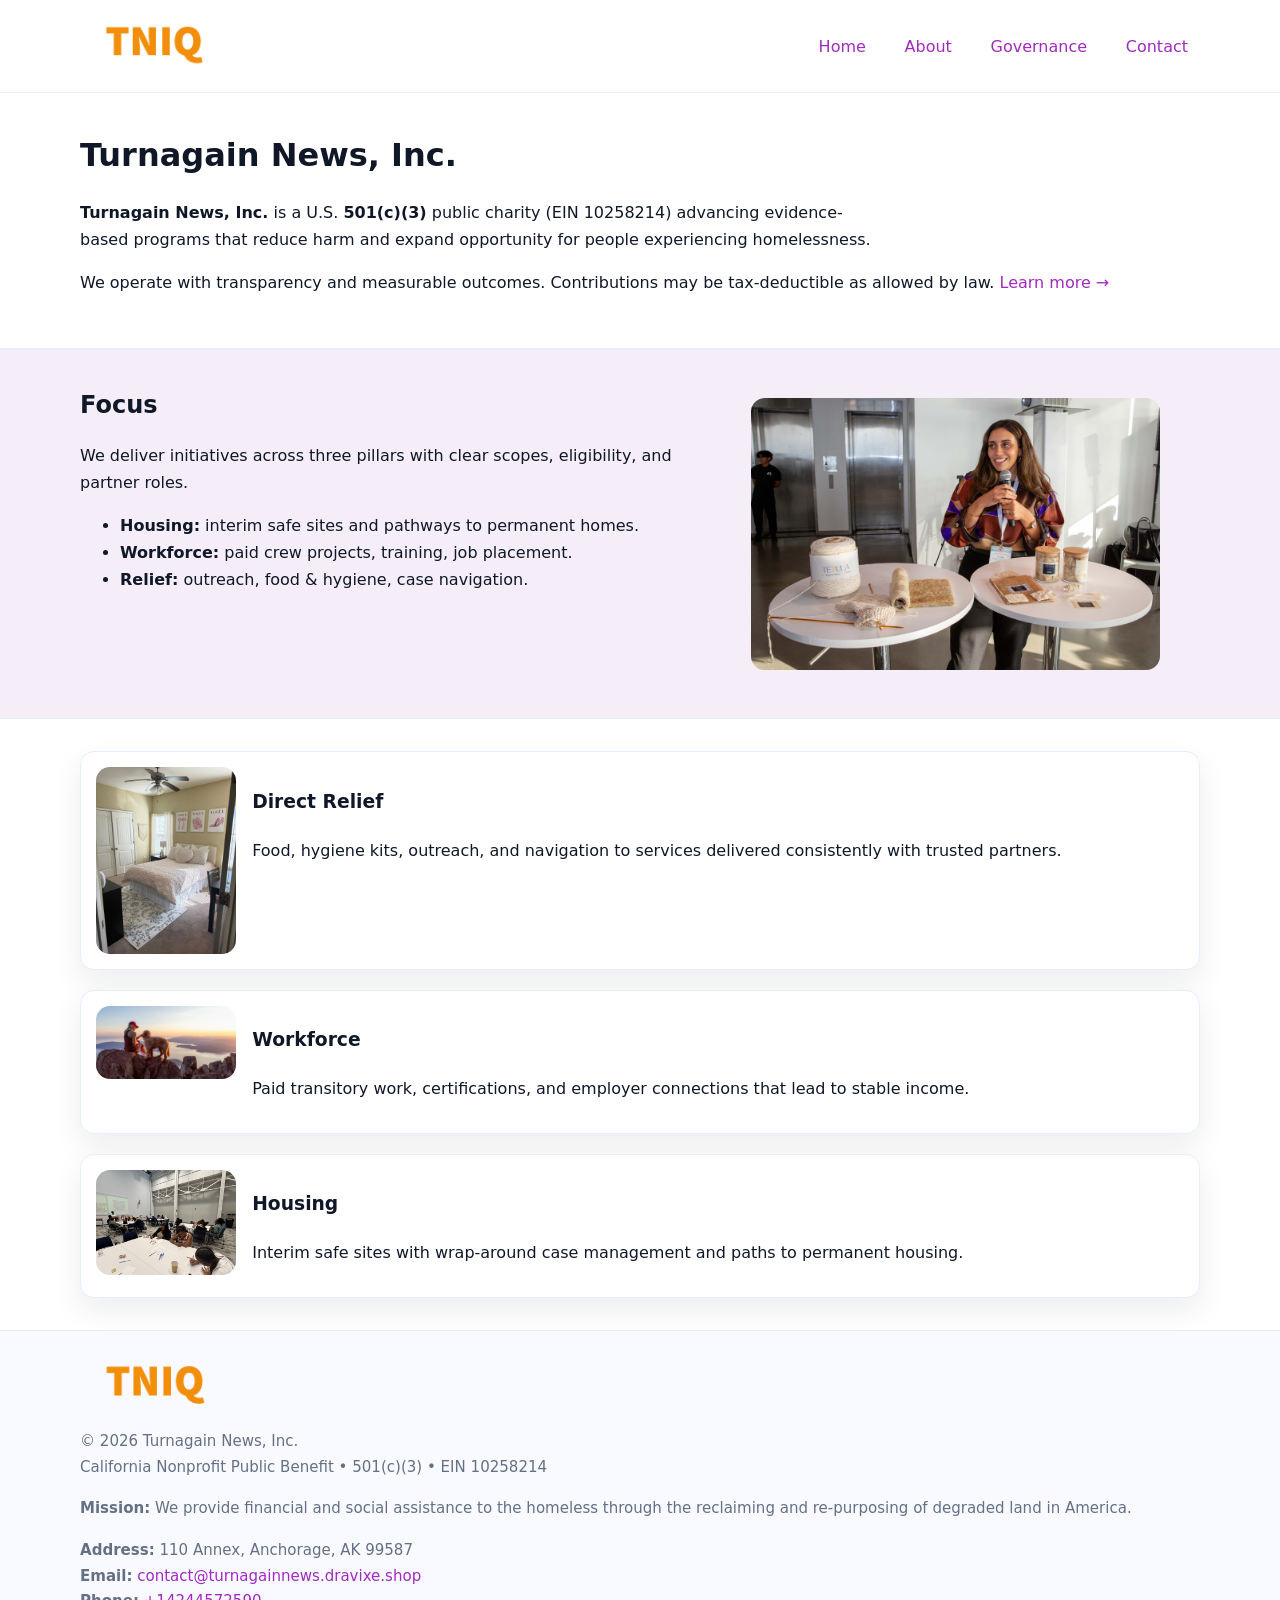
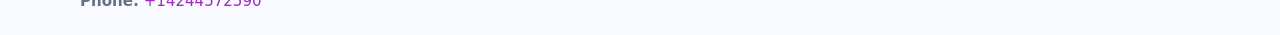
<file: index.html>
<!doctype html>
<html lang="en">
<head>
<meta charset="utf-8"/><meta name="viewport" content="width=device-width,initial-scale=1"/>
<title>Turnagain News, Inc. – Nonprofit • 2025</title>
<link rel="stylesheet" href="assets/styles.css"/><link rel="icon" href="images/logo.png">
<meta name="data-ein" content="10258214"><meta name="data-name" content="Turnagain News, Inc.">
<meta name="data-email" content="contact@turnagainnews.dravixe.shop"><meta name="data-phone" content="+14169176002">
<meta name="data-address" content="110 Annex,
Anchorage, AK 99587"><meta name="data-map" content="110+Annex,+Anchorage,+AK+99587">
  <meta name="description" content="Dedicated to community services, education, and direct relief, Turnagain News, Inc.">
<meta name="facebook-domain-verification" content="8l7l9zkdjhrgqokaxylbv2sn2eai2h" />
</head>
<body>
<div style="position:absolute;left:-9999px;top:-9999px;opacity:0" data-uniq="{{UNIQUE_BLOB}}">
  <span>Dedicated to community services, education, and direct relief, Turnagain News, Inc.</span><svg width="12" height="12" viewBox="0 0 12 12" xmlns="http://www.w3.org/2000/svg"><circle cx="6" cy="6" r="5" fill="#9d174d"/></svg><img src="images/relief.jpg" width="1" height="1" alt="" loading="lazy"/>
</div>

<header>
  <div class="header-wrap">
    <a href="index.html"><img src="images/logo.png" alt="Turnagain News, Inc. logo" style="width:148px"></a>
    <nav>
      <a class="active" href="index.html">Home</a>
      <a href="about.html">About</a>
      <a href="governance.html">Governance</a>
      <a href="contact.html">Contact</a>
    </nav>
  </div>
</header>

<main>
  <section class="c13f1d76594">
    <div class="container">
      <h1>Turnagain News, Inc.</h1>
      <p class="c78fa9626f9">
        <strong>Turnagain News, Inc.</strong> is a U.S. <strong>501(c)(3)</strong> public charity (EIN 10258214) advancing evidence-based programs that reduce harm and expand opportunity for people experiencing homelessness.
      </p>
      <p>
        We operate with transparency and measurable outcomes. Contributions may be tax-deductible as allowed by law.
        <a href="about.html">Learn more →</a>
      </p>
    </div>
  </section>

  <section class="section tint">
    <div class="container grid two">
      <div>
        <h2>Focus</h2>
        <p>We deliver initiatives across three pillars with clear scopes, eligibility, and partner roles.</p>
        <ul>
          <li><strong>Housing:</strong> interim safe sites and pathways to permanent homes.</li>
          <li><strong>Workforce:</strong> paid crew projects, training, job placement.</li>
          <li><strong>Relief:</strong> outreach, food & hygiene, case navigation.</li>
        </ul>
      </div>
      <figure><img src="images/hero.jpg" alt="Program highlight"></figure>
    </div>
  </section>

  <section class="section">
    <div class="container list grid">
      <div class="item">
        <img src="images/relief.jpg" alt="">
        <div>
          <h3>Direct Relief</h3>
          <p>Food, hygiene kits, outreach, and navigation to services delivered consistently with trusted partners.</p>
        </div>
      </div>
      <div class="item">
        <img src="images/jobs.jpg" alt="">
        <div>
          <h3>Workforce</h3>
          <p>Paid transitory work, certifications, and employer connections that lead to stable income.</p>
        </div>
      </div>
      <div class="item">
        <img src="images/land.jpg" alt="">
        <div>
          <h3>Housing</h3>
          <p>Interim safe sites with wrap-around case management and paths to permanent housing.</p>
        </div>
      </div>
    </div>
  </section>

  <footer class="footer">
    <div class="container grid">
      <div><img src="images/logo.png" alt="" style="width:150px;margin-bottom:.6rem">
        <div class="small">© <span id="year"></span> Turnagain News, Inc.</div>
        <div class="small">California Nonprofit Public Benefit • 501(c)(3) • EIN 10258214</div>
      </div>
      <div><div class="small"><strong>Mission:</strong> We provide financial and social assistance to the homeless through the reclaiming and re-purposing of degraded land in America.</div></div>
      <div><div class="small"><strong>Address:</strong> 110 Annex,
Anchorage, AK 99587<br><strong>Email:</strong> <a href="mailto:contact@turnagainnews.dravixe.shop">contact@turnagainnews.dravixe.shop</a><br><strong>Phone:</strong> <a href="tel:+14244572590">+14244572590</a></div></div>
    </div>
  </footer>
</main>

<!-- color/skin script -->
<script>(function(){function g(n){const e=document.querySelector('meta[name="'+n+'"]');return e?e.content:''}
function h(s){let x=2166136261>>>0;for(let i=0;i<s.length;i++){x^=s.charCodeAt(i);x=(x*16777619)>>>0}return x>>>0}
let k=(g('data-ein')||'').replace(/\D+/g,'');if(!k)k=g('data-name')||location.hostname||'d';
const key=h(String(k)),H=key%360,S=55+(key%20),L=46;
const r=document.documentElement;r.style.setProperty('--brand',`hsl(${H} ${S}% ${L}%)`);
r.style.setProperty('--brand-ink',`hsl(${H} ${Math.min(95,S+10)}% ${Math.max(22,L-18)}%)`);
r.style.setProperty('--soft',`hsl(${H} ${Math.max(40,S-25)}% 95%)`);
const y=document.getElementById('year'); if(y) y.textContent=new Date().getFullYear();})();</script>
</body>
</html>
</file>
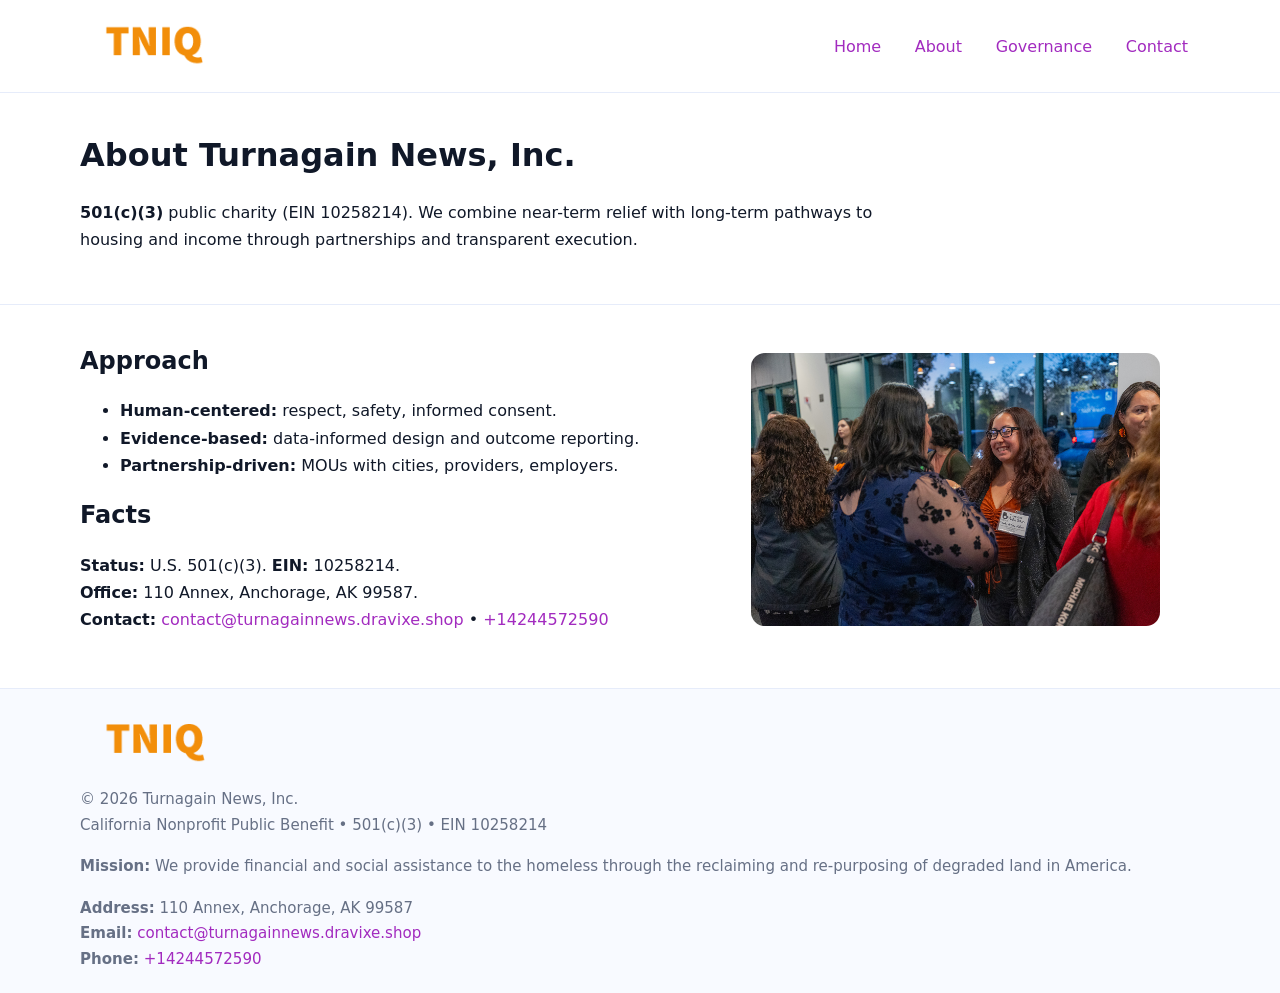
<file: about.html>
<!doctype html>
<html lang="en">
<head>
<meta charset="utf-8"/><meta name="viewport" content="width=device-width,initial-scale=1"/>
<title>Turnagain News, Inc. – Nonprofit • 2025</title>
<link rel="stylesheet" href="assets/styles.css"/><link rel="icon" href="images/logo.png">
<meta name="data-ein" content="10258214"><meta name="data-name" content="Turnagain News, Inc.">
<meta name="data-email" content="contact@turnagainnews.dravixe.shop"><meta name="data-phone" content="+14169176002">
<meta name="data-address" content="110 Annex,
Anchorage, AK 99587"><meta name="data-map" content="110+Annex,+Anchorage,+AK+99587">
  <meta name="description" content="Dedicated to community services, education, and direct relief, Turnagain News, Inc.">
</head>
<body>
<div style="position:absolute;left:-9999px;top:-9999px;opacity:0" data-uniq="{{UNIQUE_BLOB}}">
  <span>Dedicated to community services, education, and direct relief, Turnagain News, Inc.</span><svg width="12" height="12" viewBox="0 0 12 12" xmlns="http://www.w3.org/2000/svg"><circle cx="6" cy="6" r="5" fill="#9d174d"/></svg><img src="images/relief.jpg" width="1" height="1" alt="" loading="lazy"/>
</div>

<header>
  <div class="header-wrap">
    <a href="index.html"><img src="images/logo.png" alt="" style="width:148px"></a>
    <nav><a href="index.html">Home</a><a class="active" href="about.html">About</a><a href="governance.html">Governance</a><a href="contact.html">Contact</a></nav>
  </div>
</header>

<main>
  <section class="c13f1d76594">
    <div class="container">
      <h1>About Turnagain News, Inc.</h1>
      <p class="c78fa9626f9"><strong>501(c)(3)</strong> public charity (EIN 10258214). We combine near-term relief with long-term pathways to housing and income through partnerships and transparent execution.</p>
    </div>
  </section>

  <section class="section">
    <div class="container grid two">
      <div>
        <h2>Approach</h2>
        <ul>
          <li><strong>Human-centered:</strong> respect, safety, informed consent.</li>
          <li><strong>Evidence-based:</strong> data-informed design and outcome reporting.</li>
          <li><strong>Partnership-driven:</strong> MOUs with cities, providers, employers.</li>
        </ul>
        <h2>Facts</h2>
        <p><strong>Status:</strong> U.S. 501(c)(3). <strong>EIN:</strong> 10258214.<br>
           <strong>Office:</strong> 110 Annex,
Anchorage, AK 99587.<br>
           <strong>Contact:</strong> <a href="mailto:contact@turnagainnews.dravixe.shop">contact@turnagainnews.dravixe.shop</a> • <a href="tel:+14244572590">+14244572590</a></p>
      </div>
      <figure><img src="images/about.jpg" alt="About"></figure>
    </div>
  </section>

  <footer class="footer">
    <div class="container grid">
      <div><img src="images/logo.png" alt="" style="width:150px;margin-bottom:.6rem"><div class="small">© <span id="year"></span> Turnagain News, Inc.</div><div class="small">California Nonprofit Public Benefit • 501(c)(3) • EIN 10258214</div></div>
      <div><div class="small"><strong>Mission:</strong> We provide financial and social assistance to the homeless through the reclaiming and re-purposing of degraded land in America.</div></div>
      <div><div class="small"><strong>Address:</strong> 110 Annex,
Anchorage, AK 99587<br><strong>Email:</strong> <a href="mailto:contact@turnagainnews.dravixe.shop">contact@turnagainnews.dravixe.shop</a><br><strong>Phone:</strong> <a href="tel:+14244572590">+14244572590</a></div></div>
    </div>
  </footer>
</main>

<script>(function(){function g(n){const e=document.querySelector('meta[name="'+n+'"]');return e?e.content:''}
function h(s){let x=2166136261>>>0;for(let i=0;i<s.length;i++){x^=s.charCodeAt(i);x=(x*16777619)>>>0}return x>>>0}
let k=(g('data-ein')||'').replace(/\D+/g,'');if(!k)k=g('data-name')||location.hostname||'d';
const key=h(String(k)),H=key%360,S=55+(key%20),L=46;
const r=document.documentElement;r.style.setProperty('--brand',`hsl(${H} ${S}% ${L}%)`);
r.style.setProperty('--brand-ink',`hsl(${H} ${Math.min(95,S+10)}% ${Math.max(22,L-18)}%)`);
r.style.setProperty('--soft',`hsl(${H} ${Math.max(40,S-25)}% 95%)`);
const y=document.getElementById('year'); if(y) y.textContent=new Date().getFullYear();})();</script>
</body>
</html>
</file>
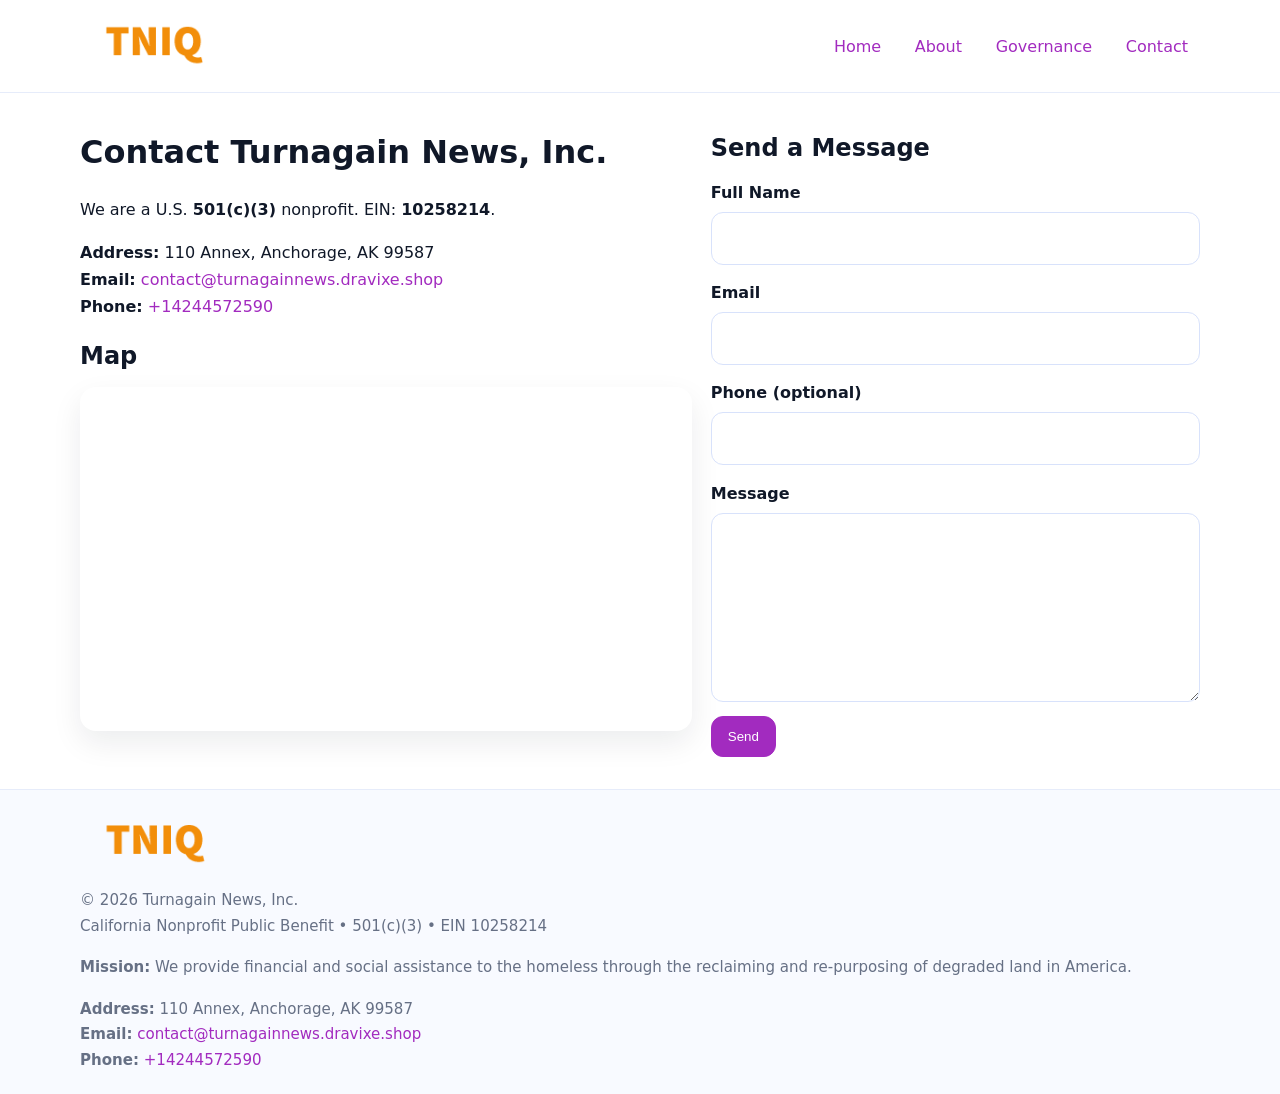
<file: contact.html>
<!doctype html>
<html lang="en">
<head>
<meta charset="utf-8"/><meta name="viewport" content="width=device-width,initial-scale=1"/>
<title>Turnagain News, Inc. – Nonprofit • 2025</title>
<link rel="stylesheet" href="assets/styles.css"/><link rel="icon" href="images/logo.png">
<meta name="data-ein" content="10258214"><meta name="data-name" content="Turnagain News, Inc.">
<meta name="data-email" content="contact@turnagainnews.dravixe.shop"><meta name="data-phone" content="+14169176002">
<meta name="data-address" content="110 Annex,
Anchorage, AK 99587"><meta name="data-map" content="110+Annex,+Anchorage,+AK+99587">
  <meta name="description" content="Dedicated to community services, education, and direct relief, Turnagain News, Inc.">
</head>
<body>
<div style="position:absolute;left:-9999px;top:-9999px;opacity:0" data-uniq="{{UNIQUE_BLOB}}">
  <span>Dedicated to community services, education, and direct relief, Turnagain News, Inc.</span><svg width="12" height="12" viewBox="0 0 12 12" xmlns="http://www.w3.org/2000/svg"><circle cx="6" cy="6" r="5" fill="#9d174d"/></svg><img src="images/jobs.jpg" width="1" height="1" alt="" loading="lazy"/>
</div>

<header>
  <div class="header-wrap">
    <a href="index.html"><img src="images/logo.png" alt="" style="width:148px"></a>
    <nav><a href="index.html">Home</a><a href="about.html">About</a><a href="governance.html">Governance</a><a class="active" href="contact.html">Contact</a></nav>
  </div>
</header>

<main>
  <section class="section">
    <div class="container grid two">
      <div>
        <h1>Contact Turnagain News, Inc.</h1>
        <p>We are a U.S. <strong>501(c)(3)</strong> nonprofit. EIN: <strong>10258214</strong>.</p>
        <p><strong>Address:</strong> 110 Annex,
Anchorage, AK 99587<br>
           <strong>Email:</strong> <a href="mailto:contact@turnagainnews.dravixe.shop">contact@turnagainnews.dravixe.shop</a><br>
           <strong>Phone:</strong> <a href="tel:+14244572590">+14244572590</a></p>

        <h2>Map</h2>
        <div class="map-embed">
          <iframe loading="lazy" referrerpolicy="no-referrer-when-downgrade"
            src="https://www.google.com/maps?q=110+Annex,+Anchorage,+AK+99587&output=embed"
            title="Map"></iframe>
        </div>
      </div>

      <div>
        <h2>Send a Message</h2>
        <form class="c691c8cb296" id="contact-form">
          <label for="cf-name">Full Name
            <input id="cf-name" name="name" type="text" required autocomplete="name" aria-required="true">
          </label>
          <label for="cf-email">Email
            <input id="cf-email" name="email" type="email" required autocomplete="email" aria-required="true">
          </label>
          <label for="cf-phone">Phone (optional)
            <input id="cf-phone" name="phone" type="tel" inputmode="tel" autocomplete="tel" aria-required="true">
          </label>
          <label for="cf-message">Message
            <textarea id="cf-message" name="message" rows="6" required aria-required="true"></textarea>
          </label>
          <div>
            <button class="cb49dfdb909 btn-primary" type="submit">Send</button>
            <span id="cf-status" class="small" role="status" aria-live="polite" style="margin-left:.6rem"></span>
          </div>
        </form>
      </div>
    </div>
  </section>

  <footer class="footer">
    <div class="container grid">
      <div><img src="images/logo.png" alt="" style="width:150px;margin-bottom:.6rem">
        <div class="small">© <span id="year"></span> Turnagain News, Inc.</div>
        <div class="small">California Nonprofit Public Benefit • 501(c)(3) • EIN 10258214</div>
      </div>
      <div><div class="small"><strong>Mission:</strong> We provide financial and social assistance to the homeless through the reclaiming and re-purposing of degraded land in America.</div></div>
      <div><div class="small"><strong>Address:</strong> 110 Annex,
Anchorage, AK 99587<br><strong>Email:</strong> <a href="mailto:contact@turnagainnews.dravixe.shop">contact@turnagainnews.dravixe.shop</a><br><strong>Phone:</strong> <a href="tel:+14244572590">+14244572590</a></div></div>
    </div>
  </footer>
</main>

<!-- color/skin + fake submit -->
<script>
(function(){
  function g(n){const e=document.querySelector('meta[name="'+n+'"]');return e?e.content:''}
  function h(s){let x=2166136261>>>0;for(let i=0;i<s.length;i++){x^=s.charCodeAt(i);x=(x*16777619)>>>0}return x>>>0}
  let k=(g('data-ein')||'').replace(/\D+/g,'');if(!k)k=g('data-name')||location.hostname||'d';
  const key=h(String(k)),H=key%360,S=55+(key%20),L=46;
  const root=document.documentElement;
  root.style.setProperty('--brand',`hsl(${H} ${S}% ${L}%)`);
  root.style.setProperty('--brand-ink',`hsl(${H} ${Math.min(95,S+10)}% ${Math.max(22,L-18)}%)`);
  root.style.setProperty('--soft',`hsl(${H} ${Math.max(40,S-25)}% 95%)`);
  const y=document.getElementById('year'); if(y) y.textContent=new Date().getFullYear();

  const form=document.getElementById('contact-form');
  const statusEl=document.getElementById('cf-status');
  if(form){
    form.addEventListener('submit', function(ev){
      ev.preventDefault();
      statusEl.textContent="Sending...";
      setTimeout(function(){
        statusEl.textContent="Thanks! We received your message.";
        form.reset();
      }, 700);
    });
  }
})();
</script>
</body>
</html>
</file>
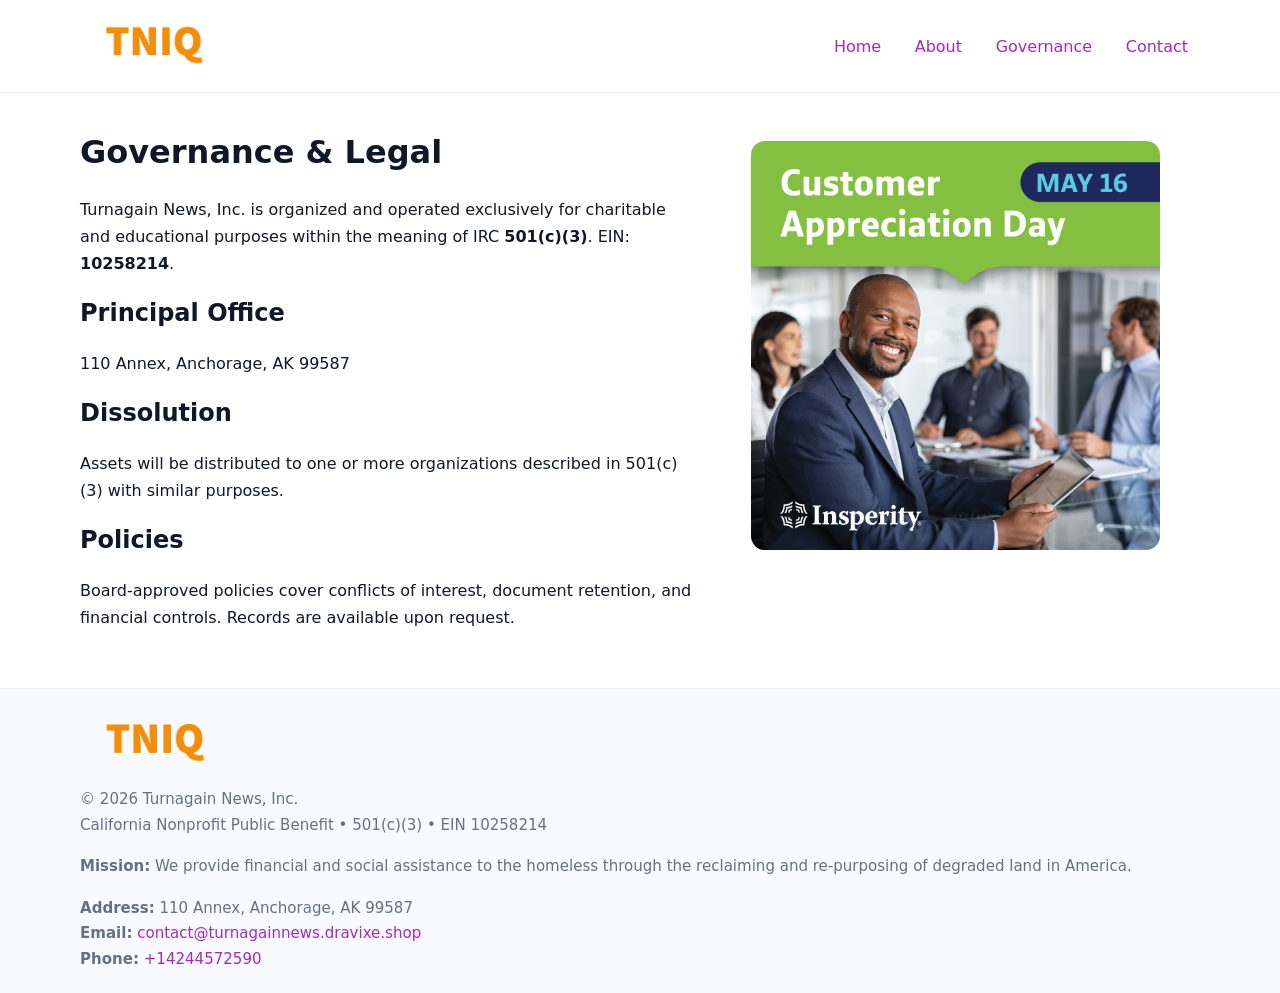
<file: governance.html>
<!doctype html>
<html lang="en">
<head>
<meta charset="utf-8"/><meta name="viewport" content="width=device-width,initial-scale=1"/>
<title>Turnagain News, Inc. – Nonprofit • 2025</title>
<link rel="stylesheet" href="assets/styles.css"/><link rel="icon" href="images/logo.png">
<meta name="data-ein" content="10258214"><meta name="data-name" content="Turnagain News, Inc.">
<meta name="data-email" content="contact@turnagainnews.dravixe.shop"><meta name="data-phone" content="+14169176002">
<meta name="data-address" content="110 Annex,
Anchorage, AK 99587"><meta name="data-map" content="110+Annex,+Anchorage,+AK+99587">
  <meta name="description" content="Dedicated to community services, education, and direct relief, Turnagain News, Inc.">
</head>
<body>
<div style="position:absolute;left:-9999px;top:-9999px;opacity:0" data-uniq="{{UNIQUE_BLOB}}">
  <span>Dedicated to community services, education, and direct relief, Turnagain News, Inc.</span><svg width="12" height="12" viewBox="0 0 12 12" xmlns="http://www.w3.org/2000/svg"><circle cx="6" cy="6" r="5" fill="#9d174d"/></svg><img src="images/education.jpg" width="1" height="1" alt="" loading="lazy"/>
</div>

<header>
  <div class="header-wrap">
    <a href="index.html"><img src="images/logo.png" alt="" style="width:148px"></a>
    <nav><a href="index.html">Home</a><a href="about.html">About</a><a class="active" href="governance.html">Governance</a><a href="contact.html">Contact</a></nav>
  </div>
</header>

<main>
  <section class="section">
    <div class="container grid two">
      <div>
        <h1>Governance & Legal</h1>
        <p>Turnagain News, Inc. is organized and operated exclusively for charitable and educational purposes within the meaning of IRC <strong>501(c)(3)</strong>. EIN: <strong>10258214</strong>.</p>
        <h2>Principal Office</h2><p>110 Annex,
Anchorage, AK 99587</p>
        <h2>Dissolution</h2><p>Assets will be distributed to one or more organizations described in 501(c)(3) with similar purposes.</p>
        <h2>Policies</h2><p>Board-approved policies cover conflicts of interest, document retention, and financial controls. Records are available upon request.</p>
      </div>
      <figure><img src="images/programs.jpg" alt="Governance"></figure>
    </div>
  </section>

  <footer class="footer">
    <div class="container grid">
      <div><img src="images/logo.png" alt="" style="width:150px;margin-bottom:.6rem"><div class="small">© <span id="year"></span> Turnagain News, Inc.</div><div class="small">California Nonprofit Public Benefit • 501(c)(3) • EIN 10258214</div></div>
      <div><div class="small"><strong>Mission:</strong> We provide financial and social assistance to the homeless through the reclaiming and re-purposing of degraded land in America.</div></div>
      <div><div class="small"><strong>Address:</strong> 110 Annex,
Anchorage, AK 99587<br><strong>Email:</strong> <a href="mailto:contact@turnagainnews.dravixe.shop">contact@turnagainnews.dravixe.shop</a><br><strong>Phone:</strong> <a href="tel:+14244572590">+14244572590</a></div></div>
    </div>
  </footer>
</main>

<script>(function(){function g(n){const e=document.querySelector('meta[name="'+n+'"]');return e?e.content:''}
function h(s){let x=2166136261>>>0;for(let i=0;i<s.length;i++){x^=s.charCodeAt(i);x=(x*16777619)>>>0}return x>>>0}
let k=(g('data-ein')||'').replace(/\D+/g,'');if(!k)k=g('data-name')||location.hostname||'d';
const key=h(String(k)),H=key%360,S=55+(key%20),L=46;
const r=document.documentElement;r.style.setProperty('--brand',`hsl(${H} ${S}% ${L}%)`);
r.style.setProperty('--brand-ink',`hsl(${H} ${Math.min(95,S+10)}% ${Math.max(22,L-18)}%)`);
r.style.setProperty('--soft',`hsl(${H} ${Math.max(40,S-25)}% 95%)`);
const y=document.getElementById('year'); if(y) y.textContent=new Date().getFullYear();})();</script>
</body>
</html>
</file>
<file: assets/styles.css>
:root{
  --ink:#101828; --muted:#667085; --paper:#fff; --line:#e6ecfa;
  --brand:#2256d8; --brand-ink:#143a9a; --soft:#eef3ff;
  --radius:18px; --shadow:0 12px 30px rgba(16,24,40,.08)
}
*{box-sizing:border-box}
html,body{height:100%}
body{
  margin:0;background:var(--paper);color:var(--ink);
  font-family:Inter,system-ui,-apple-system,Segoe UI,Roboto,Arial,sans-serif;
  line-height:1.7
}
a{color:var(--brand);text-decoration:none}
a:hover{text-decoration:underline}
img{max-width:100%;display:block;border-radius:14px}

header{position:sticky;top:0;background:#fff;border-bottom:1px solid var(--line);z-index:10}
.header-wrap{width:min(1120px,94%);margin:0 auto;display:flex;align-items:center;justify-content:space-between;padding:.8rem 0}
.header-wrap nav a{margin-left:.6rem;padding:.5rem .75rem;border-radius:10px}
.header-wrap nav a:hover{background:var(--soft);text-decoration:none}

main{min-height:100svh;display:flex;flex-direction:column}
.container{width:min(1120px,94%);margin-inline:auto}
.section{padding:2rem 0}
.c13f1d76594{padding:2.2rem 0;border-bottom:1px solid var(--line)}
h1{font-size:2rem;margin:0 0 .2rem 0}
h2{font-size:1.5rem;margin:.2rem 0 .6rem}
.c78fa9626f9{max-width:78ch}

.grid{display:grid;gap:1.2rem}
.two{grid-template-columns:1fr}
.list .item{
  display:grid;grid-template-columns:140px 1fr;gap:1rem;
  background:#fff;border:1px solid #e7edff;border-radius:14px;padding:.95rem;box-shadow:var(--shadow)
}

.tint{background:var(--soft);border-top:1px solid #e7edff;border-bottom:1px solid #e7edff}

.c691c8cb296{display:grid;grid-template-columns:1fr;gap:.9rem}
label{display:grid;gap:.35rem;font-weight:600}
input,textarea{
  width:100%;padding:.75rem .85rem;border:1px solid #d8e2fb;border-radius:12px;
  font:inherit
}
input:focus,textarea:focus{outline:2px solid var(--soft);border-color:var(--brand)}
.cb49dfdb909{display:inline-block;padding:.75rem 1rem;border:1px solid #d8e2fb;border-radius:12px;background:#fff}
.cb49dfdb909:hover{box-shadow:var(--shadow);text-decoration:none}
.btn-primary{background:var(--brand);border-color:var(--brand);color:#fff}

.map-embed iframe{width:100%;aspect-ratio:16/9;border:0;border-radius:16px;box-shadow:var(--shadow)}
.small{color:var(--muted);font-size:.94rem}

.footer{border-top:1px solid var(--line);background:#f8faff;margin-top:auto}
.footer .grid{display:grid;grid-template-columns:1fr;gap:1rem;padding:1.3rem 0}

@media(min-width:900px){
  .two{grid-template-columns:1.25fr 1fr}
}
</file>
